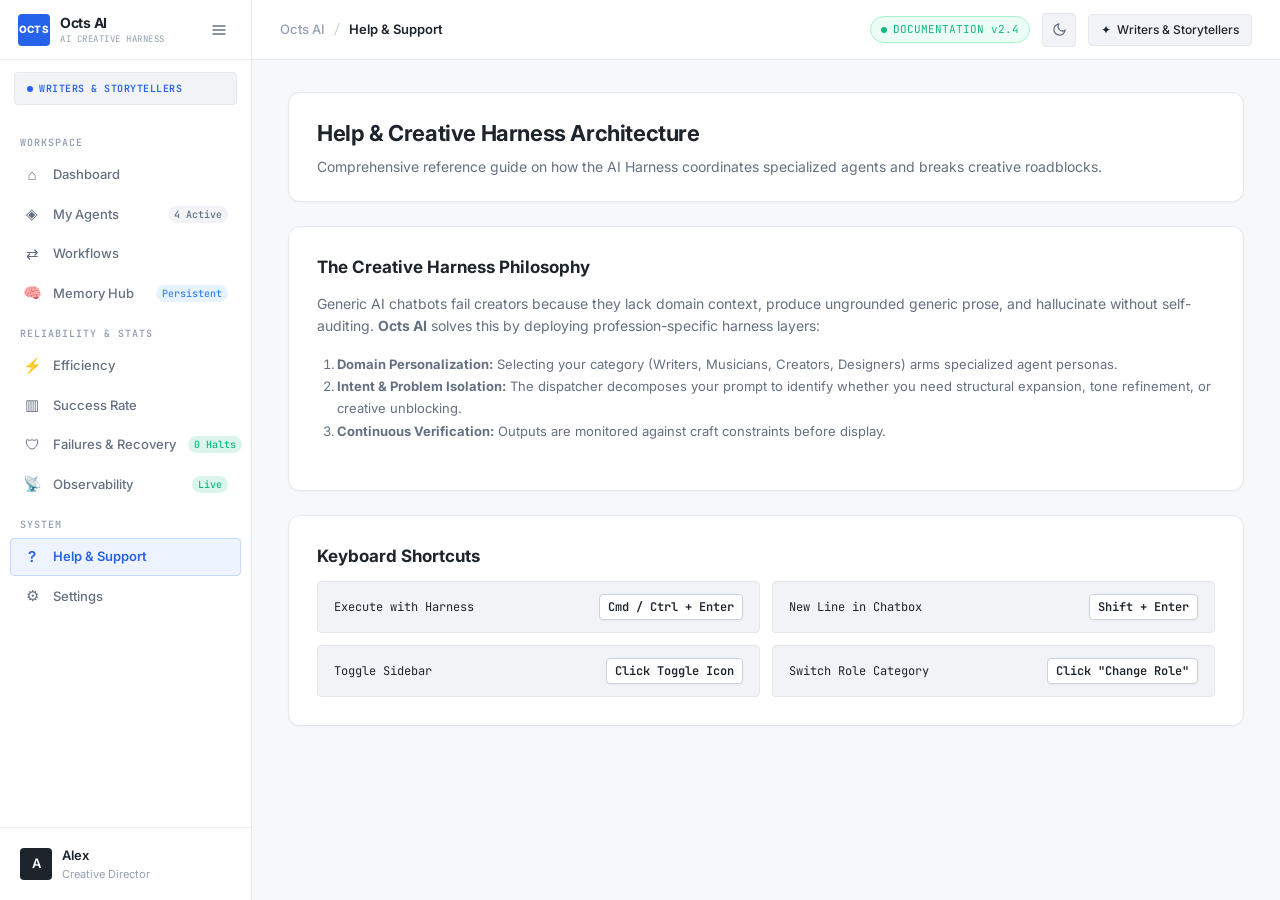
<file: pages/help.html>
<!DOCTYPE html>
<html lang="en">
<head>
    <meta charset="UTF-8">
    <meta name="viewport" content="width=device-width, initial-scale=1.0">
    <title>Help & Support | Octs AI</title>
    <!-- Prevent Theme FOUC (Light Mode Default) -->
    <script>
      (function() {
        try {
          const saved = localStorage.getItem('octs_ai_theme');
          if (saved === 'dark') {
            document.documentElement.setAttribute('data-theme', 'dark');
          } else {
            document.documentElement.removeAttribute('data-theme');
          }
        } catch (e) {}
      })();
    </script>
    <link rel="preconnect" href="https://fonts.googleapis.com">
    <link rel="preconnect" href="https://fonts.gstatic.com" crossorigin>
    <link href="https://fonts.googleapis.com/css2?family=Inter:wght@400;500;600;700&family=JetBrains+Mono:wght@400;500;600&display=swap" rel="stylesheet">
    <link rel="stylesheet" href="css/help.css">
</head>
<body>
    <div class="app-layout">
        <!-- Sidebar Navigation -->
        <aside class="sidebar">
            <div class="sidebar-header">
                <a href="../index.html" class="brand-wrapper">
                    <div class="brand-icon">OCTS</div>
                    <div class="brand-text">
                        <span class="brand-name">Octs AI</span>
                        <span class="brand-version">AI Creative Harness</span>
                    </div>
                </a>
                <button class="sidebar-toggle-btn" id="sidebarToggleBtn" title="Toggle Sidebar">
                    <svg width="16" height="16" viewBox="0 0 24 24" fill="none" stroke="currentColor" stroke-width="2" stroke-linecap="round" stroke-linejoin="round">
                        <line x1="3" y1="12" x2="21" y2="12"></line>
                        <line x1="3" y1="6" x2="21" y2="6"></line>
                        <line x1="3" y1="18" x2="21" y2="18"></line>
                    </svg>
                </button>
            </div>

            <div class="sidebar-role-indicator" id="sidebarRoleIndicator" style="display: none;">
                <span class="role-badge-pill" id="sidebarRoleText">Writers</span>
            </div>

            <nav class="sidebar-nav" aria-label="Harness Navigation">
                <div class="nav-group-label">WORKSPACE</div>
                <a class="nav-item" href="../index.html">
                    <span class="nav-icon">⌂</span>
                    <span>Dashboard</span>
                </a>
                <a class="nav-item" href="agents.html">
                    <span class="nav-icon">◈</span>
                    <span>My Agents</span>
                    <span class="nav-badge">4 Active</span>
                </a>
                <a class="nav-item" href="workflows.html">
                    <span class="nav-icon">⇄</span>
                    <span>Workflows</span>
                </a>
                <a class="nav-item" href="memory.html">
                    <span class="nav-icon">🧠</span>
                    <span>Memory Hub</span>
                    <span class="nav-badge" style="background: rgba(96, 165, 250, 0.15); color: #3B82F6;">Persistent</span>
                </a>

                <div class="nav-group-label">RELIABILITY & STATS</div>
                <a class="nav-item" href="efficiency.html">
                    <span class="nav-icon">⚡</span>
                    <span>Efficiency</span>
                </a>
                <a class="nav-item" href="success.html">
                    <span class="nav-icon">▥</span>
                    <span>Success Rate</span>
                </a>
                <a class="nav-item" href="failures.html">
                    <span class="nav-icon">🛡</span>
                    <span>Failures & Recovery</span>
                    <span class="nav-badge" style="background: rgba(16, 185, 129, 0.15); color: #10B981;">0 Halts</span>
                </a>
                <a class="nav-item" href="observability.html">
                    <span class="nav-icon">📡</span>
                    <span>Observability</span>
                    <span class="nav-badge" style="background: rgba(16, 185, 129, 0.15); color: #10B981;">Live</span>
                </a>

                <div class="nav-group-label">SYSTEM</div>
                <a class="nav-item active" href="help.html">
                    <span class="nav-icon">?</span>
                    <span>Help & Support</span>
                </a>
                <a class="nav-item" href="settings.html">
                    <span class="nav-icon">⚙</span>
                    <span>Settings</span>
                </a>
            </nav>

            <div class="sidebar-footer">
                <a href="settings.html" class="profile-card">
                    <div class="user-avatar" id="sidebarAvatar">A</div>
                    <div class="user-details">
                        <span class="user-name" id="topName">Alex</span>
                        <span class="user-role-label">Creative Director</span>
                    </div>
                </a>
            </div>
        </aside>

        <!-- Main Viewport -->
        <main class="main-viewport">
            <header class="topbar">
                <div class="topbar-breadcrumb">
                    <a href="../index.html" class="breadcrumb-root">Octs AI</a>
                    <span class="breadcrumb-separator">/</span>
                    <span class="breadcrumb-current">Help & Support</span>
                </div>
                <div class="topbar-actions">
                    <div class="status-indicator">
                        <span class="status-dot"></span>
                        <span>DOCUMENTATION v2.4</span>
                    </div>
                    <button class="theme-toggle-btn" id="themeToggleBtn" aria-label="Toggle Dark Mode" title="Toggle theme (Light / Dark)">
                        <svg class="sun-icon" width="15" height="15" viewBox="0 0 24 24" fill="none" stroke="currentColor" stroke-width="2" stroke-linecap="round" stroke-linejoin="round">
                            <circle cx="12" cy="12" r="5"></circle>
                            <line x1="12" y1="1" x2="12" y2="3"></line>
                            <line x1="12" y1="21" x2="12" y2="23"></line>
                            <line x1="4.22" y1="4.22" x2="5.64" y2="5.64"></line>
                            <line x1="18.36" y1="18.36" x2="19.78" y2="19.78"></line>
                            <line x1="1" y1="12" x2="3" y2="12"></line>
                            <line x1="21" y1="12" x2="23" y2="12"></line>
                            <line x1="4.22" y1="19.78" x2="5.64" y2="18.36"></line>
                            <line x1="18.36" y1="5.64" x2="19.78" y2="4.22"></line>
                        </svg>
                        <svg class="moon-icon" width="15" height="15" viewBox="0 0 24 24" fill="none" stroke="currentColor" stroke-width="2" stroke-linecap="round" stroke-linejoin="round">
                            <path d="M21 12.79A9 9 0 1 1 11.21 3 7 7 0 0 0 21 12.79z"></path>
                        </svg>
                    </button>
                    <a href="../index.html" id="topbarRoleBtn" class="topbar-role-btn" style="display: none;">
                        <span>✦</span>
                        <span id="topbarRoleName">Role</span>
                    </a>
                </div>
            </header>

            <div class="content-container">
                <div class="page-header-box">
                    <h1 class="page-title">Help & Creative Harness Architecture</h1>
                    <p class="page-desc">Comprehensive reference guide on how the AI Harness coordinates specialized agents and breaks creative roadblocks.</p>
                </div>

                <div class="help-card">
                    <h3>The Creative Harness Philosophy</h3>
                    <p>
                        Generic AI chatbots fail creators because they lack domain context, produce ungrounded generic prose, and hallucinate without self-auditing. <strong>Octs AI</strong> solves this by deploying profession-specific harness layers:
                    </p>
                    <ol class="steps-list">
                        <li><strong>Domain Personalization:</strong> Selecting your category (Writers, Musicians, Creators, Designers) arms specialized agent personas.</li>
                        <li><strong>Intent & Problem Isolation:</strong> The dispatcher decomposes your prompt to identify whether you need structural expansion, tone refinement, or creative unblocking.</li>
                        <li><strong>Continuous Verification:</strong> Outputs are monitored against craft constraints before display.</li>
                    </ol>
                </div>

                <div class="help-card">
                    <h3>Keyboard Shortcuts</h3>
                    <div class="shortcuts-grid">
                        <div class="shortcut-item">
                            <span>Execute with Harness</span>
                            <span class="key-badge">Cmd / Ctrl + Enter</span>
                        </div>
                        <div class="shortcut-item">
                            <span>New Line in Chatbox</span>
                            <span class="key-badge">Shift + Enter</span>
                        </div>
                        <div class="shortcut-item">
                            <span>Toggle Sidebar</span>
                            <span class="key-badge">Click Toggle Icon</span>
                        </div>
                        <div class="shortcut-item">
                            <span>Switch Role Category</span>
                            <span class="key-badge">Click "Change Role"</span>
                        </div>
                    </div>
                </div>
            </div>
        </main>
    </div>

    <script src="js/common.js" defer></script>
    <script src="js/help.js" defer></script>
</body>
</html>
</file>
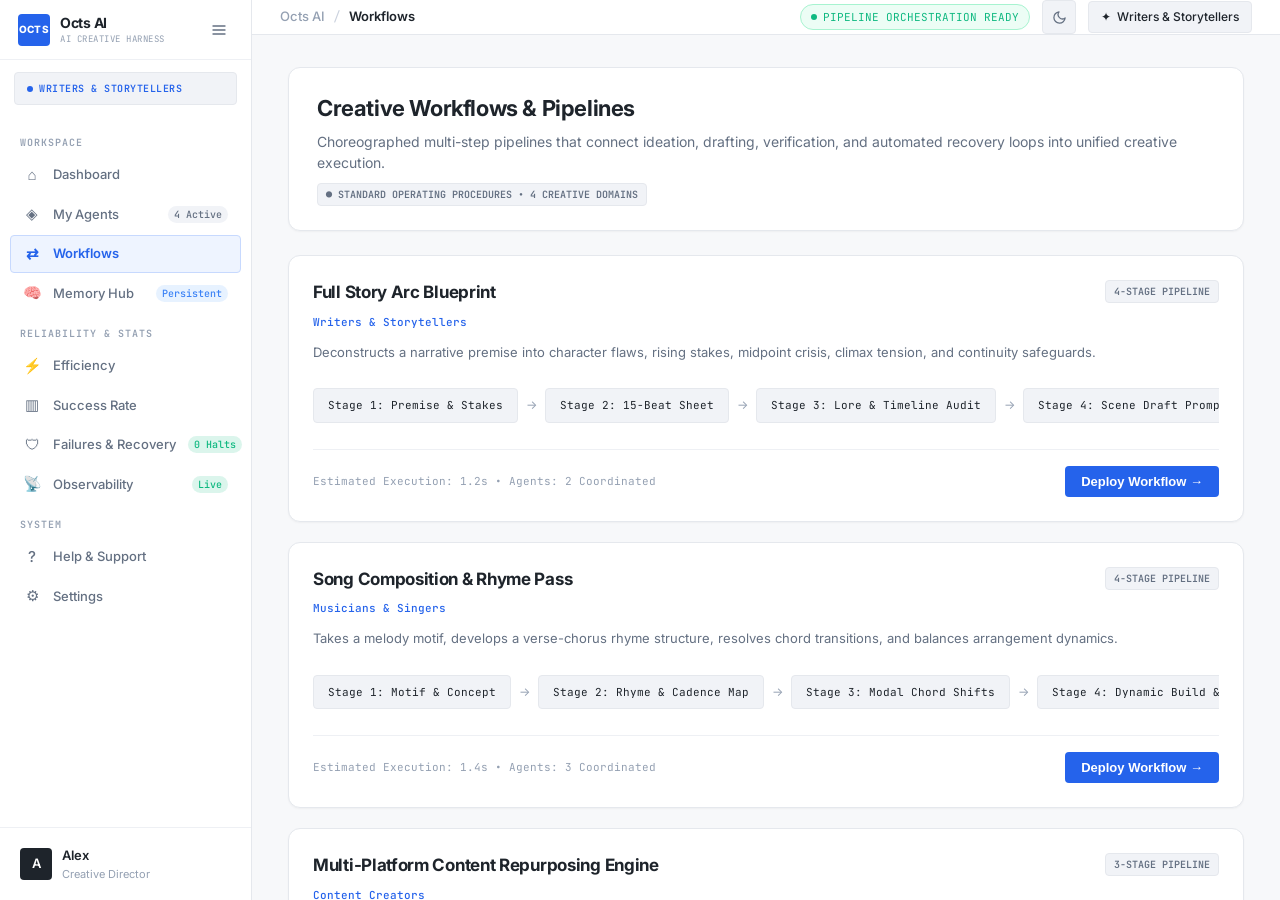
<file: pages/workflows.html>
<!DOCTYPE html>
<html lang="en">
<head>
    <meta charset="UTF-8">
    <meta name="viewport" content="width=device-width, initial-scale=1.0">
    <title>Workflows | Octs AI</title>
    <!-- Prevent Theme FOUC (Light Mode Default) -->
    <script>
      (function() {
        try {
          const saved = localStorage.getItem('octs_ai_theme');
          if (saved === 'dark') {
            document.documentElement.setAttribute('data-theme', 'dark');
          } else {
            document.documentElement.removeAttribute('data-theme');
          }
        } catch (e) {}
      })();
    </script>
    <link rel="preconnect" href="https://fonts.googleapis.com">
    <link rel="preconnect" href="https://fonts.gstatic.com" crossorigin>
    <link href="https://fonts.googleapis.com/css2?family=Inter:wght@400;500;600;700&family=JetBrains+Mono:wght@400;500;600&display=swap" rel="stylesheet">
    <link rel="stylesheet" href="css/workflows.css">
</head>
<body>
    <div class="app-layout">
        <!-- Sidebar Navigation -->
        <aside class="sidebar">
            <div class="sidebar-header">
                <a href="../index.html" class="brand-wrapper">
                    <div class="brand-icon">OCTS</div>
                    <div class="brand-text">
                        <span class="brand-name">Octs AI</span>
                        <span class="brand-version">AI Creative Harness</span>
                    </div>
                </a>
                <button class="sidebar-toggle-btn" id="sidebarToggleBtn" title="Toggle Sidebar">
                    <svg width="16" height="16" viewBox="0 0 24 24" fill="none" stroke="currentColor" stroke-width="2" stroke-linecap="round" stroke-linejoin="round">
                        <line x1="3" y1="12" x2="21" y2="12"></line>
                        <line x1="3" y1="6" x2="21" y2="6"></line>
                        <line x1="3" y1="18" x2="21" y2="18"></line>
                    </svg>
                </button>
            </div>

            <div class="sidebar-role-indicator" id="sidebarRoleIndicator" style="display: none;">
                <span class="role-badge-pill" id="sidebarRoleText">Writers</span>
            </div>

            <nav class="sidebar-nav" aria-label="Harness Navigation">
                <div class="nav-group-label">WORKSPACE</div>
                <a class="nav-item" href="../index.html">
                    <span class="nav-icon">⌂</span>
                    <span>Dashboard</span>
                </a>
                <a class="nav-item" href="agents.html">
                    <span class="nav-icon">◈</span>
                    <span>My Agents</span>
                    <span class="nav-badge">4 Active</span>
                </a>
                <a class="nav-item active" href="workflows.html">
                    <span class="nav-icon">⇄</span>
                    <span>Workflows</span>
                </a>
                <a class="nav-item" href="memory.html">
                    <span class="nav-icon">🧠</span>
                    <span>Memory Hub</span>
                    <span class="nav-badge" style="background: rgba(96, 165, 250, 0.15); color: #3B82F6;">Persistent</span>
                </a>

                <div class="nav-group-label">RELIABILITY & STATS</div>
                <a class="nav-item" href="efficiency.html">
                    <span class="nav-icon">⚡</span>
                    <span>Efficiency</span>
                </a>
                <a class="nav-item" href="success.html">
                    <span class="nav-icon">▥</span>
                    <span>Success Rate</span>
                </a>
                <a class="nav-item" href="failures.html">
                    <span class="nav-icon">🛡</span>
                    <span>Failures & Recovery</span>
                    <span class="nav-badge" style="background: rgba(16, 185, 129, 0.15); color: #10B981;">0 Halts</span>
                </a>
                <a class="nav-item" href="observability.html">
                    <span class="nav-icon">📡</span>
                    <span>Observability</span>
                    <span class="nav-badge" style="background: rgba(16, 185, 129, 0.15); color: #10B981;">Live</span>
                </a>

                <div class="nav-group-label">SYSTEM</div>
                <a class="nav-item" href="help.html">
                    <span class="nav-icon">?</span>
                    <span>Help & Support</span>
                </a>
                <a class="nav-item" href="settings.html">
                    <span class="nav-icon">⚙</span>
                    <span>Settings</span>
                </a>
            </nav>

            <div class="sidebar-footer">
                <a href="settings.html" class="profile-card">
                    <div class="user-avatar" id="sidebarAvatar">A</div>
                    <div class="user-details">
                        <span class="user-name" id="topName">Alex</span>
                        <span class="user-role-label">Creative Director</span>
                    </div>
                </a>
            </div>
        </aside>

        <!-- Main Viewport -->
        <main class="main-viewport">
            <header class="topbar">
                <div class="topbar-breadcrumb">
                    <a href="../index.html" class="breadcrumb-root">Octs AI</a>
                    <span class="breadcrumb-separator">/</span>
                    <span class="breadcrumb-current">Workflows</span>
                </div>
                <div class="topbar-actions">
                    <div class="status-indicator">
                        <span class="status-dot"></span>
                        <span>PIPELINE ORCHESTRATION READY</span>
                    </div>
                    <button class="theme-toggle-btn" id="themeToggleBtn" aria-label="Toggle Dark Mode" title="Toggle theme (Light / Dark)">
                        <svg class="sun-icon" width="15" height="15" viewBox="0 0 24 24" fill="none" stroke="currentColor" stroke-width="2" stroke-linecap="round" stroke-linejoin="round">
                            <circle cx="12" cy="12" r="5"></circle>
                            <line x1="12" y1="1" x2="12" y2="3"></line>
                            <line x1="12" y1="21" x2="12" y2="23"></line>
                            <line x1="4.22" y1="4.22" x2="5.64" y2="5.64"></line>
                            <line x1="18.36" y1="18.36" x2="19.78" y2="19.78"></line>
                            <line x1="1" y1="12" x2="3" y2="12"></line>
                            <line x1="21" y1="12" x2="23" y2="12"></line>
                            <line x1="4.22" y1="19.78" x2="5.64" y2="18.36"></line>
                            <line x1="18.36" y1="5.64" x2="19.78" y2="4.22"></line>
                        </svg>
                        <svg class="moon-icon" width="15" height="15" viewBox="0 0 24 24" fill="none" stroke="currentColor" stroke-width="2" stroke-linecap="round" stroke-linejoin="round">
                            <path d="M21 12.79A9 9 0 1 1 11.21 3 7 7 0 0 0 21 12.79z"></path>
                        </svg>
                    </button>
                    <a href="../index.html" id="topbarRoleBtn" class="topbar-role-btn" style="display: none;">
                        <span>✦</span>
                        <span id="topbarRoleName">Role</span>
                    </a>
                </div>
            </header>

            <div class="content-container">
                <div class="page-header-box">
                    <h1 class="page-title">Creative Workflows & Pipelines</h1>
                    <p class="page-desc">Choreographed multi-step pipelines that connect ideation, drafting, verification, and automated recovery loops into unified creative execution.</p>
                    <span class="telemetry-badge">● Standard Operating Procedures • 4 Creative Domains</span>
                </div>

                <div class="workflows-grid">
                    <!-- Workflow 1 -->
                    <div class="workflow-card">
                        <div class="workflow-card-header">
                            <div class="workflow-title-block">
                                <h3>Full Story Arc Blueprint</h3>
                                <span class="workflow-meta-tag">Writers & Storytellers</span>
                            </div>
                            <span class="workflow-badge">4-Stage Pipeline</span>
                        </div>
                        <p class="workflow-desc">Deconstructs a narrative premise into character flaws, rising stakes, midpoint crisis, climax tension, and continuity safeguards.</p>
                        <div class="workflow-pipeline-strip">
                            <span class="pipeline-node">Stage 1: Premise & Stakes</span>
                            <span class="pipeline-arrow">→</span>
                            <span class="pipeline-node">Stage 2: 15-Beat Sheet</span>
                            <span class="pipeline-arrow">→</span>
                            <span class="pipeline-node">Stage 3: Lore & Timeline Audit</span>
                            <span class="pipeline-arrow">→</span>
                            <span class="pipeline-node">Stage 4: Scene Draft Prompts</span>
                        </div>
                        <div class="workflow-action-bar">
                            <span>Estimated Execution: 1.2s • Agents: 2 Coordinated</span>
                            <button class="primary-btn" onclick="runWorkflow('Story Arc Blueprint', 'Execute the Full Story Arc Blueprint workflow: Map out a high-stakes psychological thriller premise across 4 acts with character arcs and midpoint reversals.')">Deploy Workflow →</button>
                        </div>
                    </div>

                    <!-- Workflow 2 -->
                    <div class="workflow-card">
                        <div class="workflow-card-header">
                            <div class="workflow-title-block">
                                <h3>Song Composition & Rhyme Pass</h3>
                                <span class="workflow-meta-tag">Musicians & Singers</span>
                            </div>
                            <span class="workflow-badge">4-Stage Pipeline</span>
                        </div>
                        <p class="workflow-desc">Takes a melody motif, develops a verse-chorus rhyme structure, resolves chord transitions, and balances arrangement dynamics.</p>
                        <div class="workflow-pipeline-strip">
                            <span class="pipeline-node">Stage 1: Motif & Concept</span>
                            <span class="pipeline-arrow">→</span>
                            <span class="pipeline-node">Stage 2: Rhyme & Cadence Map</span>
                            <span class="pipeline-arrow">→</span>
                            <span class="pipeline-node">Stage 3: Modal Chord Shifts</span>
                            <span class="pipeline-arrow">→</span>
                            <span class="pipeline-node">Stage 4: Dynamic Build & Bridge</span>
                        </div>
                        <div class="workflow-action-bar">
                            <span>Estimated Execution: 1.4s • Agents: 3 Coordinated</span>
                            <button class="primary-btn" onclick="runWorkflow('Song Composition Pass', 'Execute the Song Composition & Rhyme Pass workflow: Write an indie-soul verse and chorus with unexpected modal chords and internal rhymes.')">Deploy Workflow →</button>
                        </div>
                    </div>

                    <!-- Workflow 3 -->
                    <div class="workflow-card">
                        <div class="workflow-card-header">
                            <div class="workflow-title-block">
                                <h3>Multi-Platform Content Repurposing Engine</h3>
                                <span class="workflow-meta-tag">Content Creators</span>
                            </div>
                            <span class="workflow-badge">3-Stage Pipeline</span>
                        </div>
                        <p class="workflow-desc">Extracts the core insight from a longform video or essay, drafts high-retention vertical video scripts, and generates an actionable X thread.</p>
                        <div class="workflow-pipeline-strip">
                            <span class="pipeline-node">Stage 1: Core Insight Isolation</span>
                            <span class="pipeline-arrow">→</span>
                            <span class="pipeline-node">Stage 2: 45s Hook & Script</span>
                            <span class="pipeline-arrow">→</span>
                            <span class="pipeline-node">Stage 3: 7-Post Thread</span>
                        </div>
                        <div class="workflow-action-bar">
                            <span>Estimated Execution: 1.1s • Agents: 2 Coordinated</span>
                            <button class="primary-btn" onclick="runWorkflow('Repurposing Engine', 'Execute the Multi-Platform Content Repurposing Engine: Convert an essay on minimal engineering design into 2 vertical video scripts and a 7-post X thread.')">Deploy Workflow →</button>
                        </div>
                    </div>

                    <!-- Workflow 4 -->
                    <div class="workflow-card">
                        <div class="workflow-card-header">
                            <div class="workflow-title-block">
                                <h3>Brand Identity & Visual System Matrix</h3>
                                <span class="workflow-meta-tag">Visual Artists & Designers</span>
                            </div>
                            <span class="workflow-badge">4-Stage Pipeline</span>
                        </div>
                        <p class="workflow-desc">Synthesizes cross-disciplinary metaphors, establishes typographic scales, builds accessible color palettes, and formats design tokens.</p>
                        <div class="workflow-pipeline-strip">
                            <span class="pipeline-node">Stage 1: Moodboard & Metaphors</span>
                            <span class="pipeline-arrow">→</span>
                            <span class="pipeline-node">Stage 2: Type Scale & Grids</span>
                            <span class="pipeline-arrow">→</span>
                            <span class="pipeline-node">Stage 3: Semantic Palette (APCA)</span>
                            <span class="pipeline-arrow">→</span>
                            <span class="pipeline-node">Stage 4: Token Export</span>
                        </div>
                        <div class="workflow-action-bar">
                            <span>Estimated Execution: 1.3s • Agents: 3 Coordinated</span>
                            <button class="primary-btn" onclick="runWorkflow('Visual System Matrix', 'Execute the Brand Identity & Visual System Matrix: Develop a complete design system brief combining Swiss typography with brutalist UI tokens.')">Deploy Workflow →</button>
                        </div>
                    </div>
                </div>
            </div>
        </main>
    </div>

    <script src="js/common.js" defer></script>
    <script src="js/workflows.js" defer></script>
</body>
</html>
</file>
<file: pages/css/help.css>
@import url("common.css");

/* Help & Support Page Styles */
.help-card {
  background: var(--surface);
  border: 1px solid var(--border);
  border-radius: var(--radius-lg);
  padding: 28px;
  box-shadow: var(--shadow-sm);
  margin-bottom: 24px;
}

.help-card h3 {
  font-size: 17px;
  font-weight: 700;
  color: var(--text);
  margin-bottom: 12px;
}

.help-card p {
  color: var(--text-secondary);
  line-height: 1.6;
  margin-bottom: 16px;
  font-size: 14px;
}

.steps-list {
  padding-left: 20px;
  color: var(--text-secondary);
  line-height: 1.7;
  font-size: 13px;
  margin-bottom: 20px;
}

.shortcuts-grid {
  display: grid;
  grid-template-columns: repeat(2, 1fr);
  gap: 12px;
}

.shortcut-item {
  background: var(--surface-alt);
  border: 1px solid var(--border);
  border-radius: var(--radius-sm);
  padding: 12px 16px;
  font-family: var(--font-mono);
  font-size: 12px;
  display: flex;
  align-items: center;
  justify-content: space-between;
}

.key-badge {
  background: var(--surface);
  border: 1px solid var(--border-hover);
  padding: 3px 8px;
  border-radius: 4px;
  font-weight: 600;
  box-shadow: var(--shadow-sm);
}

@media (max-width: 768px) {
  .shortcuts-grid {
    grid-template-columns: 1fr;
  }
}
</file>
<file: pages/css/workflows.css>
@import url("common.css");

/* Workflows Page Styles */
.workflows-filter-bar {
  display: flex;
  align-items: center;
  gap: 8px;
  margin-bottom: 24px;
}

.workflows-grid {
  display: flex;
  flex-direction: column;
  gap: 20px;
}

.workflow-card {
  background: var(--surface);
  border: 1px solid var(--border);
  border-radius: var(--radius-lg);
  padding: 24px;
  box-shadow: var(--shadow-sm);
  transition: all var(--transition-fast);
}

.workflow-card:hover {
  border-color: var(--accent);
  box-shadow: var(--shadow);
}

.workflow-card-header {
  display: flex;
  align-items: flex-start;
  justify-content: space-between;
  margin-bottom: 12px;
}

.workflow-title-block h3 {
  font-size: 17px;
  font-weight: 700;
  letter-spacing: -0.3px;
  color: var(--text);
  margin-bottom: 4px;
}

.workflow-meta-tag {
  font-family: var(--font-mono);
  font-size: 11px;
  color: var(--accent);
  font-weight: 500;
}

.workflow-badge {
  font-family: var(--font-mono);
  font-size: 10px;
  font-weight: 600;
  text-transform: uppercase;
  padding: 3px 8px;
  border-radius: var(--radius-sm);
  background: var(--surface-alt);
  color: var(--text-secondary);
  border: 1px solid var(--border);
}

.workflow-desc {
  font-size: 13px;
  color: var(--text-secondary);
  line-height: 1.5;
  margin-bottom: 20px;
}

.workflow-pipeline-strip {
  display: flex;
  align-items: center;
  gap: 8px;
  margin-bottom: 20px;
  overflow-x: auto;
  padding: 6px 0;
}

.pipeline-node {
  background: var(--surface-alt);
  border: 1px solid var(--border);
  padding: 8px 14px;
  border-radius: var(--radius-sm);
  font-family: var(--font-mono);
  font-size: 11px;
  color: var(--text);
  white-space: nowrap;
}

.pipeline-arrow {
  color: var(--text-muted);
  font-size: 12px;
}

.workflow-action-bar {
  display: flex;
  align-items: center;
  justify-content: space-between;
  border-top: 1px solid var(--border-subtle);
  padding-top: 16px;
  font-family: var(--font-mono);
  font-size: 11px;
  color: var(--text-muted);
}
</file>
